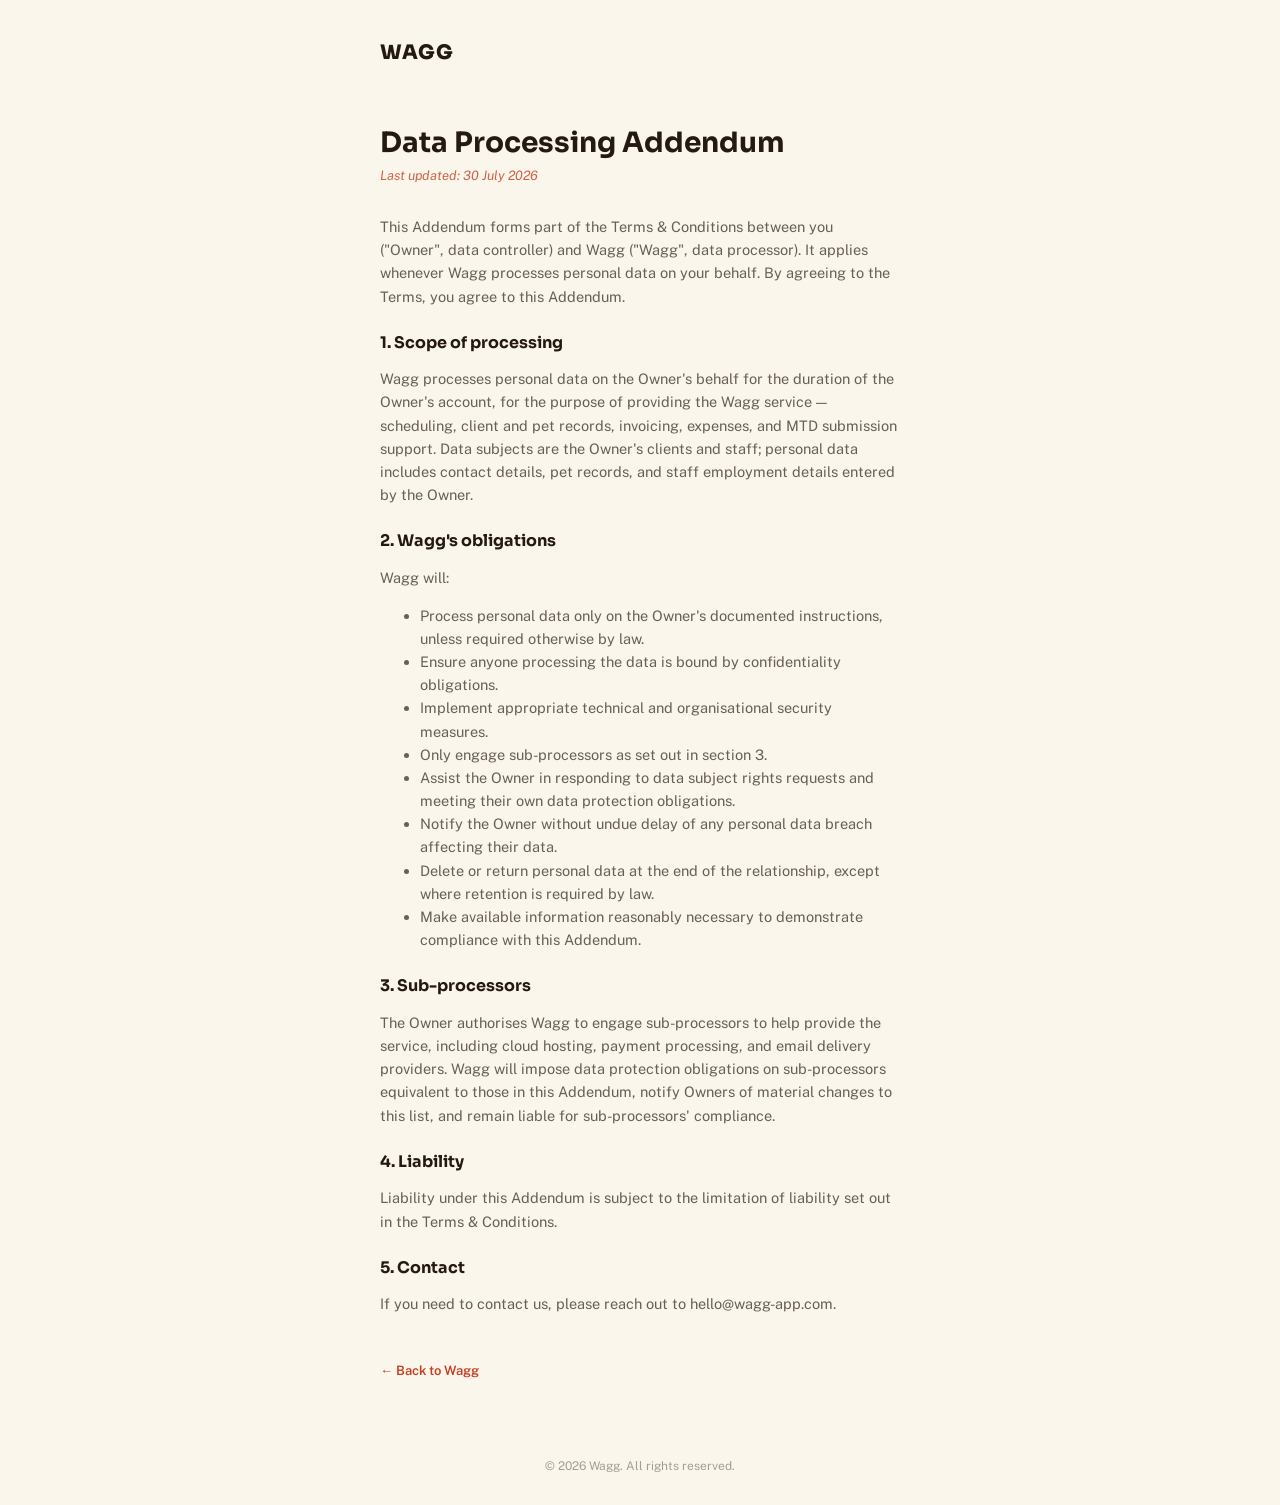
<file: dpa.html>
<!doctype html>
<html lang="en-GB">
  <head>
    <meta charset="utf-8" />
    <meta name="viewport" content="width=device-width, initial-scale=1" />
    <title>Data Processing Addendum — Wagg</title>
    <link rel="preconnect" href="https://fonts.googleapis.com" />
    <link
      href="https://fonts.googleapis.com/css2?family=Sora:wght@500;600;700;800&family=Public+Sans:wght@400;500;600;700&display=swap"
      rel="stylesheet"
    />
    <link rel="stylesheet" href="style.css" />
  </head>
  <body>
    <div class="legal-page wrap-wide">
      <div class="legal-nav">
        <a href="/" class="logo">WAGG</a>
      </div>
    </div>

    <div class="legal-body wrap-wide">
      <div class="legal-title">Data Processing Addendum</div>
      <div class="legal-updated">Last updated: 30 July 2026</div>

      <div class="legal-section">
        <div class="legal-section-body">
          <p>
            This Addendum forms part of the
            <a href="terms">Terms &amp; Conditions</a> between you
            ("Owner", data controller) and Wagg
            ("Wagg", data processor). It applies whenever Wagg processes
            personal data on your behalf. By agreeing to the Terms, you agree to
            this Addendum.
          </p>
        </div>
      </div>

      <div class="legal-section">
        <div class="legal-section-title">1. Scope of processing</div>
        <div class="legal-section-body">
          <p>
            Wagg processes personal data on the Owner's behalf for the duration
            of the Owner's account, for the purpose of providing the Wagg
            service — scheduling, client and pet records, invoicing, expenses,
            and MTD submission support. Data subjects are the Owner's clients
            and staff; personal data includes contact details, pet records, and
            staff employment details entered by the Owner.
          </p>
        </div>
      </div>

      <div class="legal-section">
        <div class="legal-section-title">2. Wagg's obligations</div>
        <div class="legal-section-body">
          <p>Wagg will:</p>
          <ul>
            <li>
              Process personal data only on the Owner's documented instructions,
              unless required otherwise by law.
            </li>
            <li>
              Ensure anyone processing the data is bound by confidentiality
              obligations.
            </li>
            <li>
              Implement appropriate technical and organisational security
              measures.
            </li>
            <li>Only engage sub-processors as set out in section 3.</li>
            <li>
              Assist the Owner in responding to data subject rights requests and
              meeting their own data protection obligations.
            </li>
            <li>
              Notify the Owner without undue delay of any personal data breach
              affecting their data.
            </li>
            <li>
              Delete or return personal data at the end of the relationship,
              except where retention is required by law.
            </li>
            <li>
              Make available information reasonably necessary to demonstrate
              compliance with this Addendum.
            </li>
          </ul>
        </div>
      </div>

      <div class="legal-section">
        <div class="legal-section-title">3. Sub-processors</div>
        <div class="legal-section-body">
          <p>
            The Owner authorises Wagg to engage sub-processors to help provide
            the service, including cloud hosting, payment processing, and email
            delivery providers. Wagg will impose data protection obligations on
            sub-processors equivalent to those in this Addendum, notify Owners
            of material changes to this list, and remain liable for
            sub-processors' compliance.
          </p>
        </div>
      </div>

      <div class="legal-section">
        <div class="legal-section-title">4. Liability</div>
        <div class="legal-section-body">
          <p>
            Liability under this Addendum is subject to the limitation of
            liability set out in the
            <a href="terms">Terms &amp; Conditions</a>.
          </p>
        </div>
      </div>

      <div class="legal-section">
        <div class="legal-section-title">5. Contact</div>
        <div class="legal-section-body">
          <p>If you need to contact us, please reach out to hello@wagg-app.com.</p>
        </div>
      </div>

      <a href="/" class="back-link">← Back to Wagg</a>
    </div>

    <footer>
      <div class="wrap">
        <div class="footer-copy">© 2026 Wagg. All rights reserved.</div>
      </div>
    </footer>
  </body>
</html>
</file>
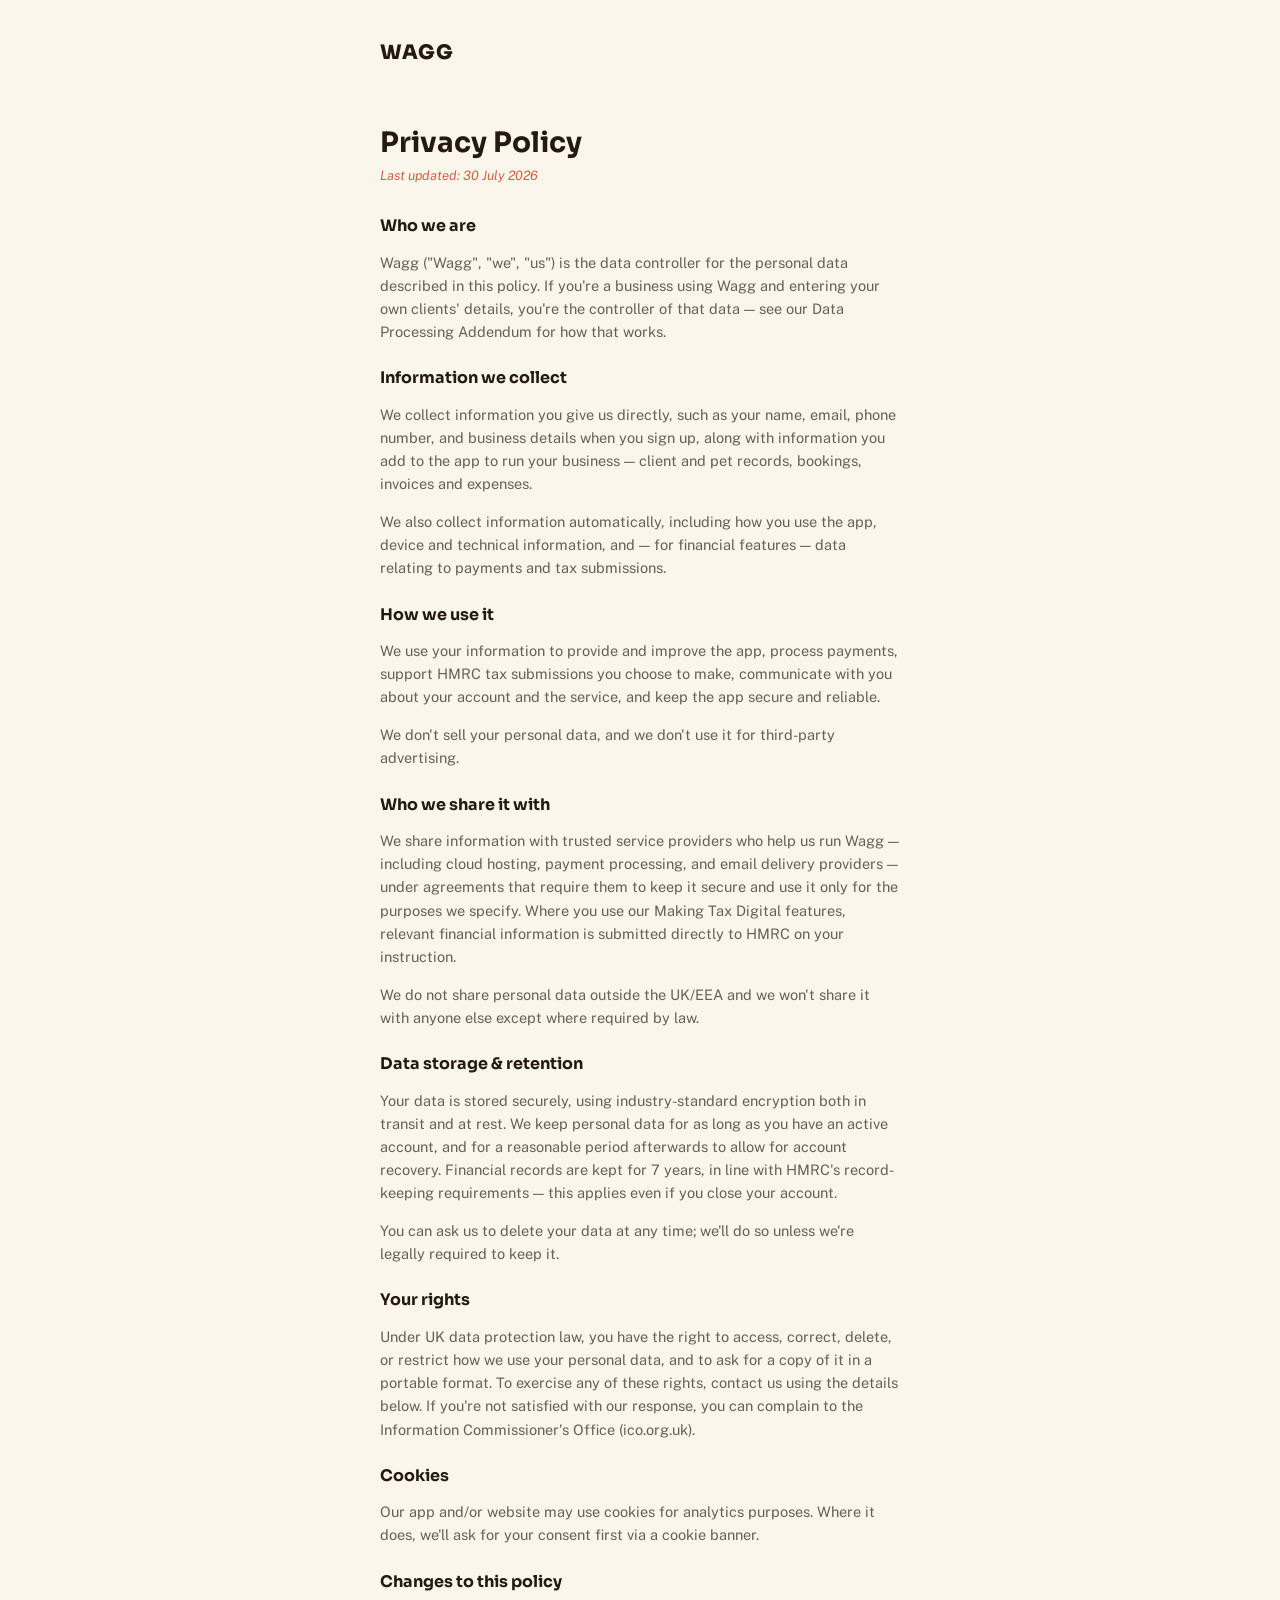
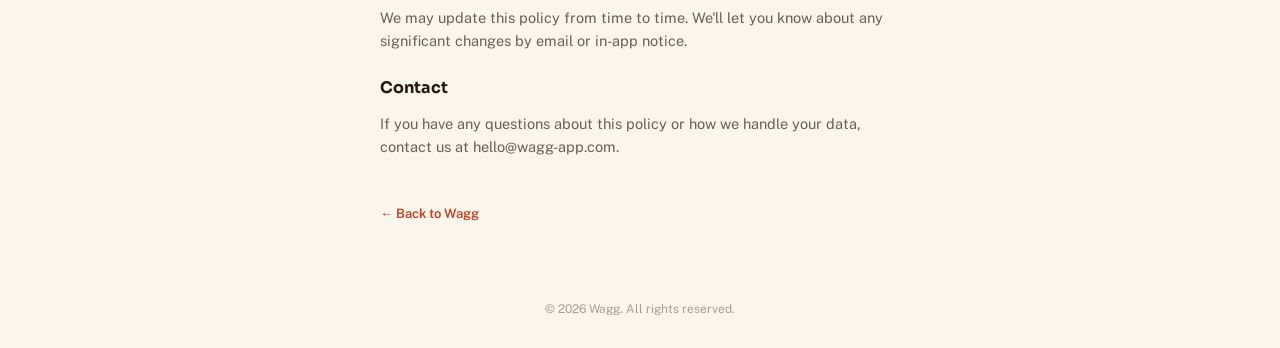
<file: privacy.html>
<!doctype html>
<html lang="en-GB">
  <head>
    <meta charset="utf-8" />
    <meta name="viewport" content="width=device-width, initial-scale=1" />
    <title>Privacy Policy — Wagg</title>
    <link rel="preconnect" href="https://fonts.googleapis.com" />
    <link
      href="https://fonts.googleapis.com/css2?family=Sora:wght@500;600;700;800&family=Public+Sans:wght@400;500;600;700&display=swap"
      rel="stylesheet"
    />
    <link rel="stylesheet" href="style.css" />
  </head>
  <body>
    <div class="legal-page wrap-wide">
      <div class="legal-nav">
        <a href="/" class="logo">WAGG</a>
      </div>
    </div>

    <div class="legal-body wrap-wide">
      <div class="legal-title">Privacy Policy</div>
      <div class="legal-updated">Last updated: 30 July 2026</div>

      <div class="legal-section">
        <div class="legal-section-title">Who we are</div>
        <div class="legal-section-body">
          <p>
            Wagg ("Wagg", "we",
            "us") is the data controller for the personal data described in
            this policy. If you're a business using Wagg and entering your own
            clients' details, you're the controller of that data — see our
            <a href="dpa">Data Processing Addendum</a> for how that works.
          </p>
        </div>
      </div>

      <div class="legal-section">
        <div class="legal-section-title">Information we collect</div>
        <div class="legal-section-body">
          <p>
            We collect information you give us directly, such as your name,
            email, phone number, and business details when you sign up, along
            with information you add to the app to run your business — client
            and pet records, bookings, invoices and expenses.
          </p>
          <p>
            We also collect information automatically, including how you use the
            app, device and technical information, and — for financial features
            — data relating to payments and tax submissions.
          </p>
        </div>
      </div>

      <div class="legal-section">
        <div class="legal-section-title">How we use it</div>
        <div class="legal-section-body">
          <p>
            We use your information to provide and improve the app, process
            payments, support HMRC tax submissions you choose to make,
            communicate with you about your account and the service, and keep
            the app secure and reliable.
          </p>
          <p>
            We don't sell your personal data, and we don't use it for
            third-party advertising.
          </p>
        </div>
      </div>

      <div class="legal-section">
        <div class="legal-section-title">Who we share it with</div>
        <div class="legal-section-body">
          <p>
            We share information with trusted service providers who help us run
            Wagg — including cloud hosting, payment processing, and email
            delivery providers — under agreements that require them to keep it
            secure and use it only for the purposes we specify. Where you use
            our Making Tax Digital features, relevant financial information is
            submitted directly to HMRC on your instruction.
          </p>
          <p>
            We do not share personal data outside the UK/EEA and we won't share it with anyone else except
            where required by law.
          </p>
        </div>
      </div>

      <div class="legal-section">
        <div class="legal-section-title">Data storage &amp; retention</div>
        <div class="legal-section-body">
          <p>
            Your data is stored securely, using industry-standard encryption
            both in transit and at rest. We keep personal data for as long as
            you have an active account, and for a reasonable period afterwards
            to allow for account recovery. Financial records are kept for 7
            years, in line with HMRC's record-keeping requirements — this
            applies even if you close your account.
          </p>
          <p>
            You can ask us to delete your data at any time; we'll do so unless
            we're legally required to keep it.
          </p>
        </div>
      </div>

      <div class="legal-section">
        <div class="legal-section-title">Your rights</div>
        <div class="legal-section-body">
          <p>
            Under UK data protection law, you have the right to access, correct,
            delete, or restrict how we use your personal data, and to ask for a
            copy of it in a portable format. To exercise any of these rights,
            contact us using the details below. If you're not satisfied with our
            response, you can complain to the Information Commissioner's Office
            (ico.org.uk).
          </p>
        </div>
      </div>

      <div class="legal-section">
        <div class="legal-section-title">Cookies</div>
        <div class="legal-section-body">
          <p>
            Our app and/or website may use cookies for analytics purposes. Where it does,
            we'll ask for your consent first via a cookie banner.
          </p>
        </div>
      </div>

      <div class="legal-section">
        <div class="legal-section-title">Changes to this policy</div>
        <div class="legal-section-body">
          <p>
            We may update this policy from time to time. We'll let you know
            about any significant changes by email or in-app notice.
          </p>
        </div>
      </div>

      <div class="legal-section">
        <div class="legal-section-title">Contact</div>
        <div class="legal-section-body">
          <p>
            If you have any questions about this policy or how we handle your
            data, contact us at hello@wagg-app.com.
          </p>
        </div>
      </div>

      <a href="/" class="back-link">← Back to Wagg</a>
    </div>

    <footer>
      <div class="wrap">
        <div class="footer-copy">© 2026 Wagg. All rights reserved.</div>
      </div>
    </footer>
  </body>
</html>
</file>
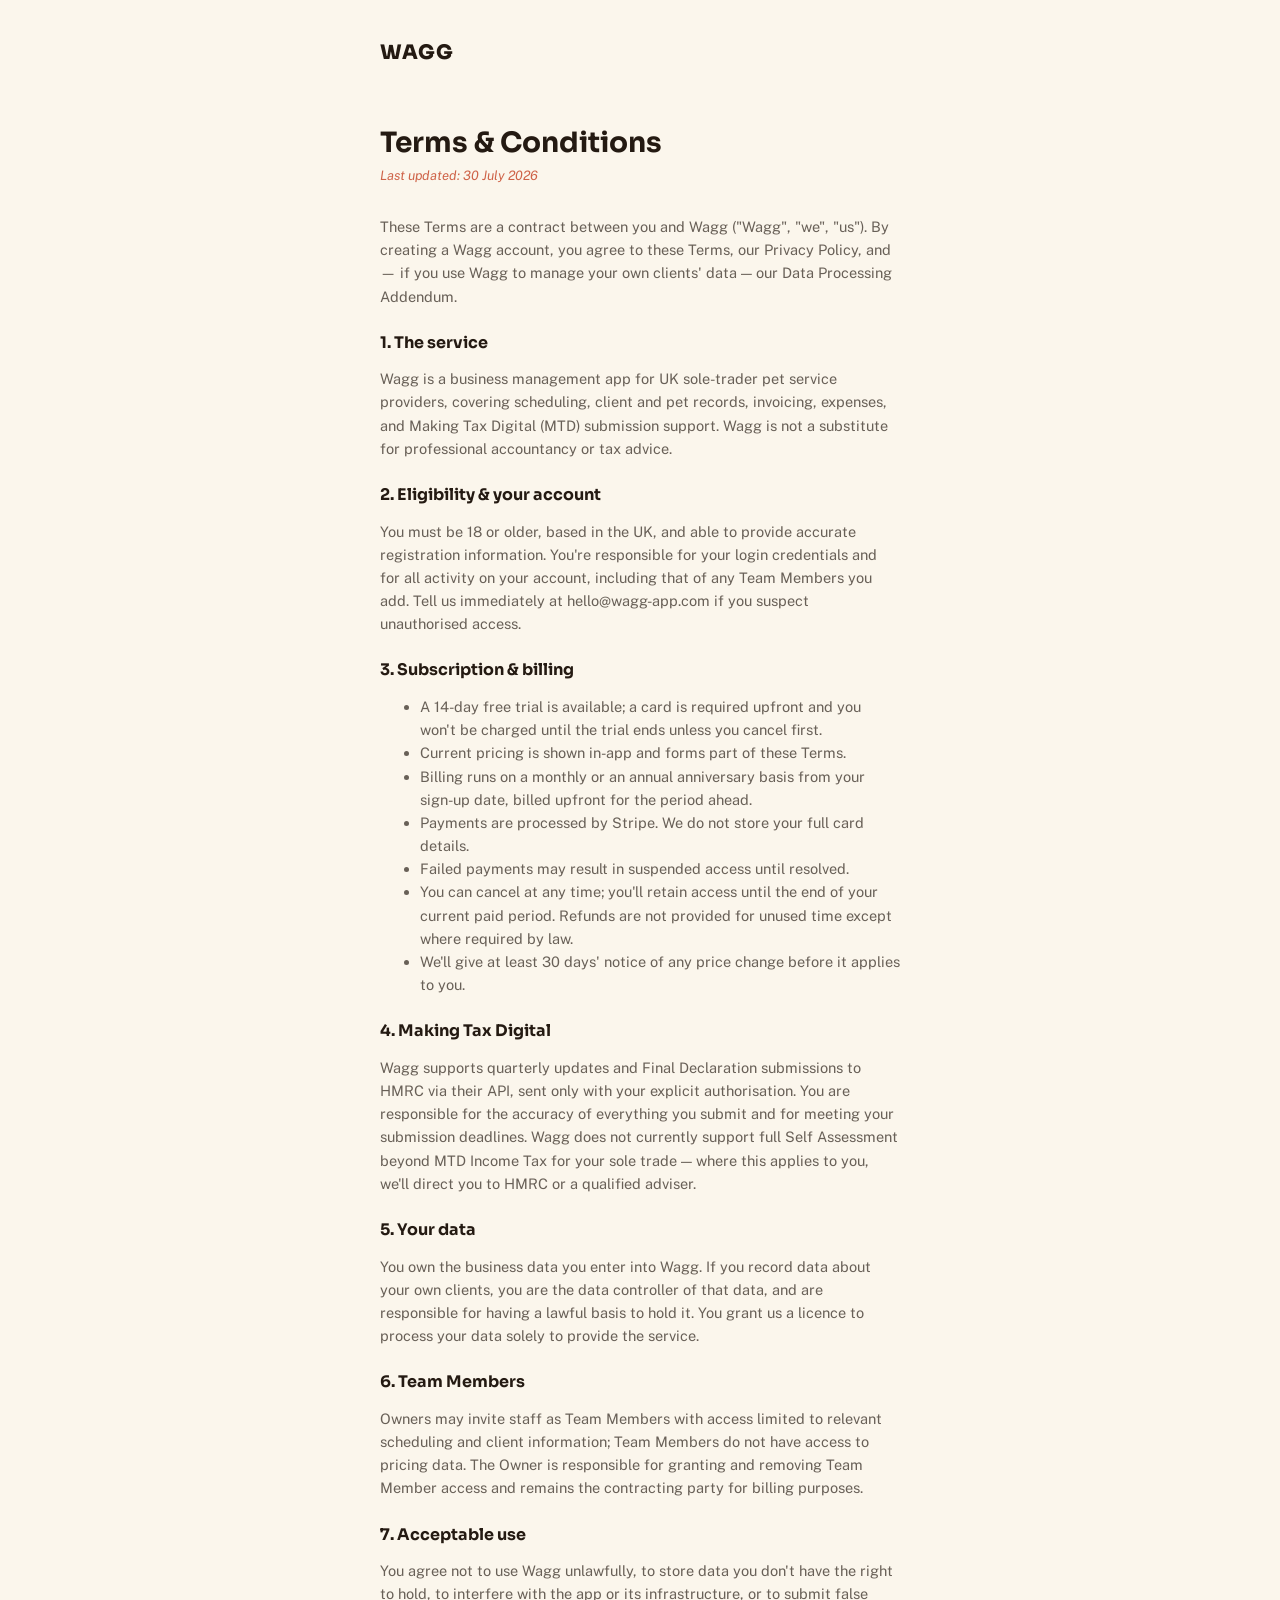
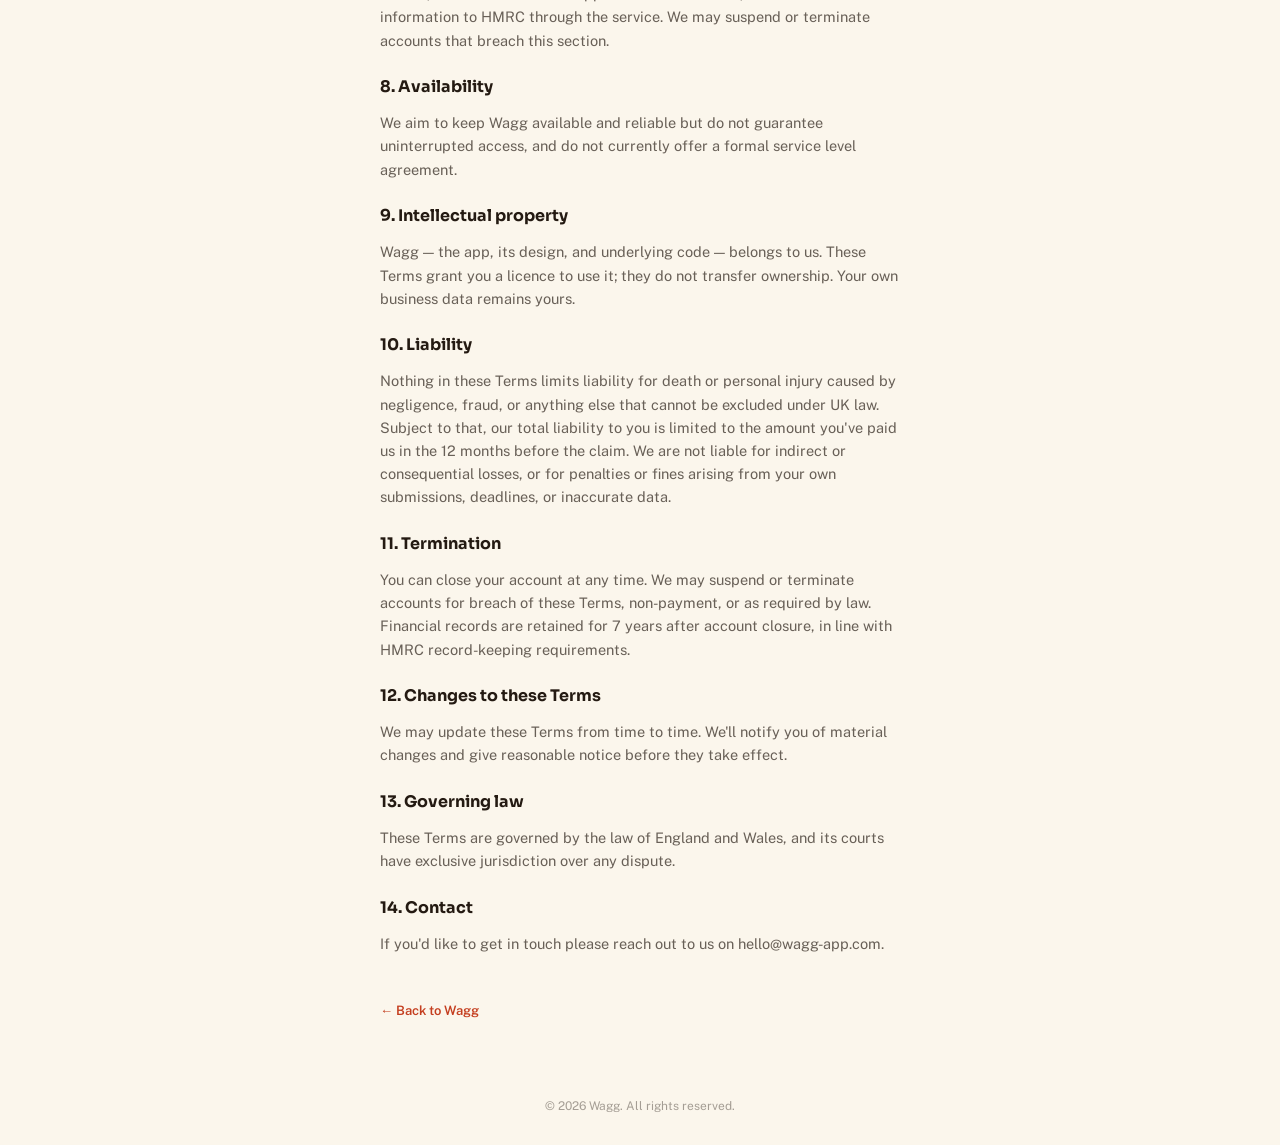
<file: terms.html>
<!doctype html>
<html lang="en-GB">
  <head>
    <meta charset="utf-8" />
    <meta name="viewport" content="width=device-width, initial-scale=1" />
    <title>Terms &amp; Conditions — Wagg</title>
    <link rel="preconnect" href="https://fonts.googleapis.com" />
    <link
      href="https://fonts.googleapis.com/css2?family=Sora:wght@500;600;700;800&family=Public+Sans:wght@400;500;600;700&display=swap"
      rel="stylesheet"
    />
    <link rel="stylesheet" href="style.css" />
  </head>
  <body>
    <div class="legal-page wrap-wide">
      <div class="legal-nav">
        <a href="/" class="logo">WAGG</a>
      </div>
    </div>

    <div class="legal-body wrap-wide">
      <div class="legal-title">Terms &amp; Conditions</div>
      <div class="legal-updated">Last updated: 30 July 2026</div>

      <div class="legal-section">
        <div class="legal-section-body">
          <p>
            These Terms are a contract between you and Wagg ("Wagg", "we", "us"). By creating a Wagg account, you agree
            to these Terms, our <a href="privacy">Privacy Policy</a>, and —
            if you use Wagg to manage your own clients' data — our
            <a href="dpa">Data Processing Addendum</a>.
          </p>
        </div>
      </div>

      <div class="legal-section">
        <div class="legal-section-title">1. The service</div>
        <div class="legal-section-body">
          <p>
            Wagg is a business management app for UK sole-trader pet service
            providers, covering scheduling, client and pet records, invoicing,
            expenses, and Making Tax Digital (MTD) submission support. Wagg is
            not a substitute for professional accountancy or tax advice.
          </p>
        </div>
      </div>

      <div class="legal-section">
        <div class="legal-section-title">2. Eligibility &amp; your account</div>
        <div class="legal-section-body">
          <p>
            You must be 18 or older, based in the UK, and able to provide
            accurate registration information. You're responsible for your login
            credentials and for all activity on your account, including that of
            any Team Members you add. Tell us immediately at hello@wagg-app.com
            if you suspect unauthorised access.
          </p>
        </div>
      </div>

      <div class="legal-section">
        <div class="legal-section-title">3. Subscription &amp; billing</div>
        <div class="legal-section-body">
          <ul>
            <li>
              A 14-day free trial is available; a card is required upfront and
              you won't be charged until the trial ends unless you cancel first.
            </li>
            <li>
              Current pricing is shown in-app and forms part of these Terms.
            </li>
            <li>
              Billing runs on a monthly or an annual anniversary basis from your sign-up
              date, billed upfront for the period ahead.
            </li>
            <li>
              Payments are processed by Stripe. We do not store your full card
              details.
            </li>
            <li>
              Failed payments may result in suspended access until resolved.
            </li>
            <li>
              You can cancel at any time; you'll retain access until the end of
              your current paid period. Refunds are not provided for unused time
              except where required by law.
            </li>
            <li>
              We'll give at least 30 days' notice of any price change before it
              applies to you.
            </li>
          </ul>
        </div>
      </div>

      <div class="legal-section">
        <div class="legal-section-title">4. Making Tax Digital</div>
        <div class="legal-section-body">
          <p>
            Wagg supports quarterly updates and Final Declaration submissions to
            HMRC via their API, sent only with your explicit authorisation. You
            are responsible for the accuracy of everything you submit and for
            meeting your submission deadlines. Wagg does not currently support
            full Self Assessment beyond MTD Income Tax for your sole trade —
            where this applies to you, we'll direct you to HMRC or a qualified
            adviser.
          </p>
        </div>
      </div>

      <div class="legal-section">
        <div class="legal-section-title">5. Your data</div>
        <div class="legal-section-body">
          <p>
            You own the business data you enter into Wagg. If you record data
            about your own clients, you are the data controller of that data,
            and are responsible for having a lawful basis to hold it. You grant
            us a licence to process your data solely to provide the service.
          </p>
        </div>
      </div>

      <div class="legal-section">
        <div class="legal-section-title">6. Team Members</div>
        <div class="legal-section-body">
          <p>
            Owners may invite staff as Team Members with access limited to
            relevant scheduling and client information; Team Members do not have
            access to pricing data. The Owner is responsible for granting and
            removing Team Member access and remains the contracting party for
            billing purposes.
          </p>
        </div>
      </div>

      <div class="legal-section">
        <div class="legal-section-title">7. Acceptable use</div>
        <div class="legal-section-body">
          <p>
            You agree not to use Wagg unlawfully, to store data you don't have
            the right to hold, to interfere with the app or its infrastructure,
            or to submit false information to HMRC through the service. We may
            suspend or terminate accounts that breach this section.
          </p>
        </div>
      </div>

      <div class="legal-section">
        <div class="legal-section-title">8. Availability</div>
        <div class="legal-section-body">
          <p>
            We aim to keep Wagg available and reliable but do not guarantee
            uninterrupted access, and do not currently offer a formal service
            level agreement.
          </p>
        </div>
      </div>

      <div class="legal-section">
        <div class="legal-section-title">9. Intellectual property</div>
        <div class="legal-section-body">
          <p>
            Wagg — the app, its design, and underlying code — belongs to us.
            These Terms grant you a licence to use it; they do not transfer
            ownership. Your own business data remains yours.
          </p>
        </div>
      </div>

      <div class="legal-section">
        <div class="legal-section-title">10. Liability</div>
        <div class="legal-section-body">
          <p>
            Nothing in these Terms limits liability for death or personal injury
            caused by negligence, fraud, or anything else that cannot be
            excluded under UK law. Subject to that, our total liability to you
            is limited to the amount you've paid us in the 12 months before the
            claim. We are not liable for indirect or consequential losses, or
            for penalties or fines arising from your own submissions, deadlines,
            or inaccurate data.
          </p>
        </div>
      </div>

      <div class="legal-section">
        <div class="legal-section-title">11. Termination</div>
        <div class="legal-section-body">
          <p>
            You can close your account at any time. We may suspend or terminate
            accounts for breach of these Terms, non-payment, or as required by
            law. Financial records are retained for 7 years after account
            closure, in line with HMRC record-keeping requirements.
          </p>
        </div>
      </div>

      <div class="legal-section">
        <div class="legal-section-title">12. Changes to these Terms</div>
        <div class="legal-section-body">
          <p>
            We may update these Terms from time to time. We'll notify you of
            material changes and give reasonable notice before they take effect.
          </p>
        </div>
      </div>

      <div class="legal-section">
        <div class="legal-section-title">13. Governing law</div>
        <div class="legal-section-body">
          <p>
            These Terms are governed by the law of England and Wales, and its
            courts have exclusive jurisdiction over any dispute.
          </p>
        </div>
      </div>

      <div class="legal-section">
        <div class="legal-section-title">14. Contact</div>
        <div class="legal-section-body">
          <p>
            If you'd like to get in touch please reach out to us on
            hello@wagg-app.com.
          </p>
        </div>
      </div>

      <a href="/" class="back-link">← Back to Wagg</a>
    </div>

    <footer>
      <div class="wrap">
        <div class="footer-copy">© 2026 Wagg. All rights reserved.</div>
      </div>
    </footer>
  </body>
</html>
</file>
<file: style.css>
:root {
  --bg: #F1DFC4;
  --cream: #FBF6EC;
  --accent: #C43E1F;
  --accent2: #D68C2B;
  --ink: #241A12;
}

* { box-sizing: border-box; }

body {
  margin: 0;
  background: var(--cream);
  font-family: 'Public Sans', sans-serif;
  overflow-x: hidden;
}

a { color: inherit; text-decoration: none; }

.wrap { max-width: 520px; margin: 0 auto; }
.wrap-narrow { max-width: 460px; margin: 0 auto; }
.wrap-wide { max-width: 560px; margin: 0 auto; }

/* ---- Header ---- */
.hero-band { background: var(--bg); padding: 20px 20px 0; }
.header-row {
  display: flex; align-items: center; justify-content: space-between;
  padding: 6px 2px 28px;
}
.logo {
  font-family: 'Sora', sans-serif; font-weight: 800; font-size: 20px;
  letter-spacing: 1px; color: var(--ink);
}
.register-link {
  font-family: 'Public Sans', sans-serif; font-weight: 600; font-size: 12.5px;
  color: var(--ink); opacity: 0.65; border-bottom: 1px solid currentColor; padding-bottom: 2px;
}

/* ---- Hero ---- */
.hero-content { padding: 0 2px 36px; }
.eyebrow {
  font-family: 'Public Sans', sans-serif; font-weight: 700; font-size: 12px;
  letter-spacing: 1.5px; text-transform: uppercase; color: var(--accent2); margin-bottom: 16px;
}
h1 {
  font-family: 'Sora', sans-serif; font-weight: 800; font-size: 44px; line-height: 1.04;
  letter-spacing: -1.2px; color: var(--ink); margin: 0 0 18px;
}
.hero-sub {
  font-family: 'Public Sans', sans-serif; font-size: 17px; line-height: 1.5;
  color: var(--ink); opacity: 0.72; margin: 0 0 28px; max-width: 440px;
}
.cta-btn {
  display: inline-flex; align-items: center; gap: 8px; background: var(--accent);
  color: var(--cream); font-family: 'Sora', sans-serif; font-weight: 700; font-size: 16px;
  padding: 16px 26px; border-radius: 100px; box-shadow: 0 12px 28px -8px rgba(36,26,18,0.35);
}
.cta-btn.inverse { background: var(--cream); color: var(--accent); box-shadow: 0 12px 28px -8px rgba(36,26,18,0.25); }
.cta-note {
  font-family: 'Public Sans', sans-serif; font-weight: 500; font-size: 13px;
  color: var(--ink); opacity: 0.55; margin-top: 14px;
}

.hero-image {
  border-radius: 28px 28px 0 0; overflow: hidden; height: 420px;
  background: linear-gradient(160deg, var(--accent2), var(--accent));
  display: flex; align-items: center; justify-content: center;
}
.hero-image span {
  font-family: 'Public Sans', sans-serif; color: var(--cream); opacity: 0.75;
  font-size: 13px; font-weight: 600;
}

/* ---- Features ---- */
.features-section { padding: 56px 20px 8px; }
.section-title {
  font-family: 'Sora', sans-serif; font-weight: 700; font-size: 28px;
  letter-spacing: -0.6px; color: var(--ink); margin: 0 0 8px; line-height: 1.15;
}
.section-title.accent { color: var(--accent); margin-bottom: 36px; }
.feature-list { display: flex; flex-direction: column; gap: 14px; }
.feature-card {
  display: flex; gap: 16px; align-items: flex-start; background: var(--cream);
  border: 1.5px solid rgba(36,26,18,0.08); border-radius: 20px; padding: 20px;
}
.feature-icon {
  flex-shrink: 0; width: 44px; height: 44px; border-radius: 14px; background: var(--accent);
  display: flex; align-items: center; justify-content: center;
}
.feature-icon i { font-size: 20px; color: var(--cream); }
.feature-title {
  font-family: 'Sora', sans-serif; font-weight: 700; font-size: 16.5px;
  color: var(--ink); margin-bottom: 5px;
}
.feature-body {
  font-family: 'Public Sans', sans-serif; font-size: 14.5px; line-height: 1.45;
  color: var(--ink); opacity: 0.62;
}

/* ---- MTD band ---- */
.mtd-band { background: var(--bg); margin-top: 56px; padding: 56px 20px; }
.mtd-title {
  font-family: 'Sora', sans-serif; font-weight: 800; font-size: 30px; line-height: 1.12;
  letter-spacing: -0.8px; color: var(--ink); margin: 0 0 16px;
}
.mtd-body {
  font-family: 'Public Sans', sans-serif; font-size: 15.5px; line-height: 1.55;
  color: var(--ink); opacity: 0.72; margin: 0 0 26px; max-width: 440px;
}
.mtd-badge { display: flex; align-items: center; gap: 10px; }
.mtd-badge i { font-size: 20px; color: var(--accent); }
.mtd-badge span {
  font-family: 'Public Sans', sans-serif; font-weight: 600; font-size: 13.5px;
  color: var(--ink); opacity: 0.85;
}

/* ---- Mockup section ---- */
.mockup-section { padding: 64px 20px 56px; }
.mockup-card {
  background: var(--bg); border-radius: 26px; padding: 22px; transform: rotate(1deg);
  box-shadow: 0 30px 60px -24px rgba(0,0,0,0.4);
}
.mockup-head { display: flex; align-items: center; justify-content: space-between; margin-bottom: 18px; }
.mockup-day { font-family: 'Sora', sans-serif; font-weight: 700; font-size: 15px; color: var(--ink); }
.mockup-dots { display: flex; gap: 6px; }
.mockup-dots div { width: 8px; height: 8px; border-radius: 50%; }
.mockup-list { display: flex; flex-direction: column; gap: 10px; }
.mockup-item {
  display: flex; align-items: center; gap: 12px; background: rgba(36,26,18,0.05);
  border-radius: 14px; padding: 12px 14px; border-left: 3px solid var(--accent2);
}
.mockup-item.alt { border-left-color: var(--accent); }
.mockup-item i { font-size: 15px; flex-shrink: 0; }
.mockup-item-title {
  font-family: 'Public Sans', sans-serif; font-weight: 600; font-size: 13.5px; color: var(--ink);
}
.mockup-item-sub {
  font-family: 'Public Sans', sans-serif; font-size: 12px; color: var(--ink); opacity: 0.5;
}

/* ---- Final CTA ---- */
.final-cta { background: var(--accent); padding: 60px 20px; text-align: center; }
.final-cta-title {
  font-family: 'Sora', sans-serif; font-weight: 800; font-size: 30px; letter-spacing: -0.7px;
  color: var(--cream); margin: 0 0 14px; line-height: 1.15;
}
.final-cta-body {
  font-family: 'Public Sans', sans-serif; font-size: 15.5px; line-height: 1.55;
  color: var(--cream); opacity: 0.9; margin: 0 0 28px;
}
.final-cta-note {
  font-family: 'Public Sans', sans-serif; font-weight: 500; font-size: 13px;
  color: var(--cream); opacity: 0.75; margin-top: 16px;
}

/* ---- Footer ---- */
footer {
  padding: 32px 20px; display: flex; flex-direction: column; align-items: center;
  gap: 14px; text-align: center;
}
.footer-logo {
  font-family: 'Sora', sans-serif; font-weight: 800; font-size: 15px;
  letter-spacing: 1px; color: var(--ink); opacity: 0.5;
}
.footer-links { display: flex; gap: 18px; flex-wrap: wrap; justify-content: center; }
.footer-links a {
  font-family: 'Public Sans', sans-serif; font-weight: 600; font-size: 12.5px;
  color: var(--ink); opacity: 0.55;
}
.footer-copy {
  font-family: 'Public Sans', sans-serif; font-size: 12px; color: var(--ink); opacity: 0.4;
}

/* ---- Legal pages ---- */
.legal-page { padding: 40px 20px 20px; }
.legal-nav { display: flex; align-items: center; justify-content: space-between; margin-bottom: 40px; }
.legal-body { padding: 0 20px 48px; }
.legal-title {
  font-family: 'Sora', sans-serif; font-weight: 700; font-size: 28px; color: var(--ink); margin-bottom: 8px;
}
.legal-updated {
  font-family: 'Public Sans', sans-serif; font-style: italic; font-size: 13px;
  color: var(--accent); opacity: 0.8; margin-bottom: 32px;
}
.legal-section { margin-bottom: 24px; }
.legal-section-title {
  font-family: 'Sora', sans-serif; font-weight: 700; font-size: 16px; color: var(--ink); margin-bottom: 6px;
}
.legal-section-body {
  font-family: 'Public Sans', sans-serif; font-size: 14.5px; line-height: 1.6; color: var(--ink); opacity: 0.68;
}
.back-link {
  display: inline-block; margin-top: 24px; font-family: 'Public Sans', sans-serif;
  font-weight: 600; font-size: 13px; color: var(--accent);
}

@media (max-width: 480px) {
  h1 { font-size: 36px; }
  .mtd-title, .final-cta-title { font-size: 26px; }
}
</file>
